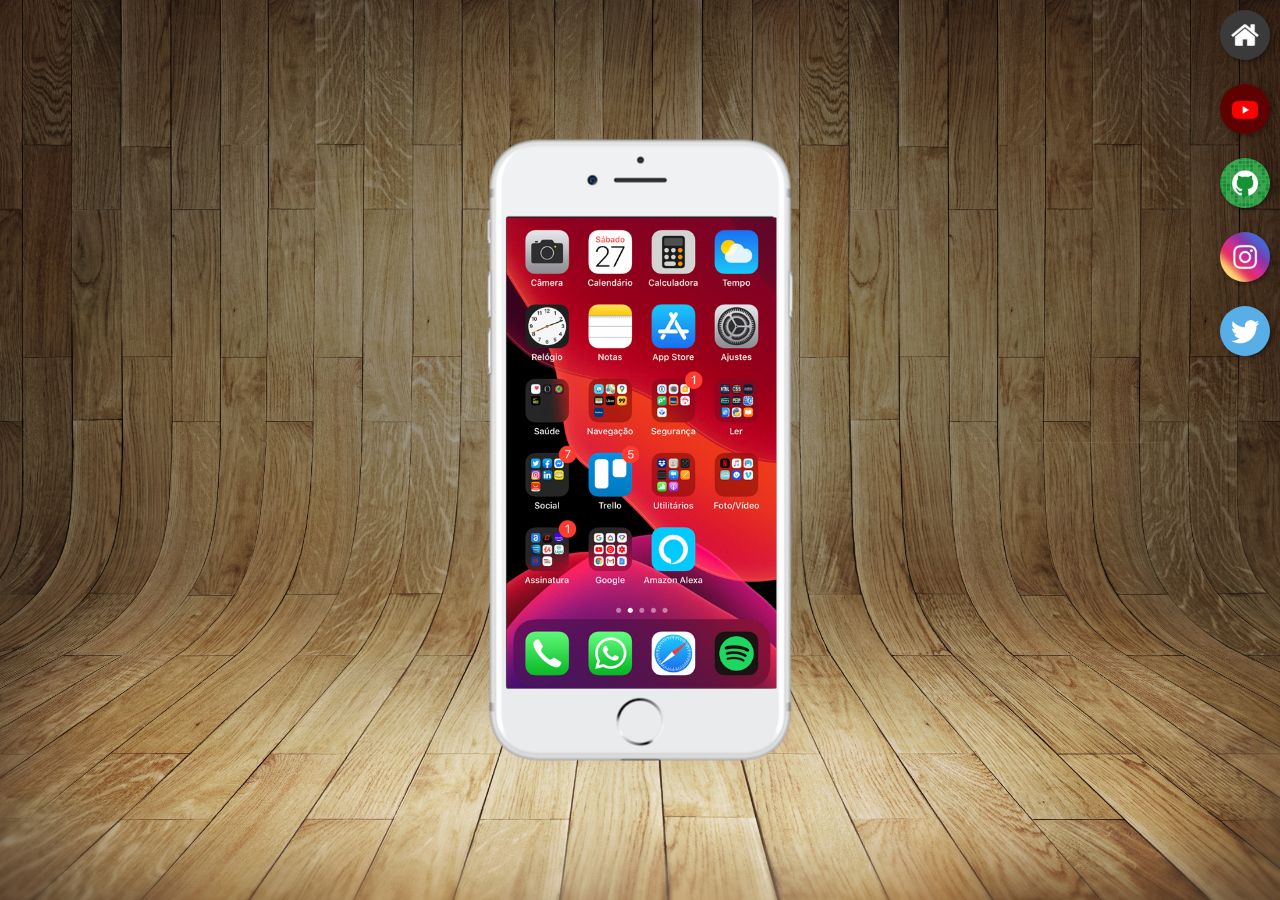
<file: index.html>
<!DOCTYPE html>
<html lang="pt-br">
<head>
    <meta charset="UTF-8">
    <meta name="viewport" content="width=device-width, initial-scale=1.0">
    <title>Redes Sociais </title>
    <link rel="stylesheet" href="estilos/style.css">
    <link rel="shortcut icon" href="favicon.ico" type="image/x-icon">
</head>
<body>
    <main>
        <section id="mobile">
            <iframe src="home.html" name="tela" id="tela" frameborder="0"></iframe>
        </section>
        
        <section id="redes-sociais">
            <a href="home.html" target="tela"><img src="imagens/logo-home.jpg" alt="home"></a> <br>
            <a href="youtube.html" target="tela"><img src="imagens/logo-youtube.jpg" alt="youtube"></a> <br>
            <a href="git.html" target="tela"><img src="imagens/logo-github.jpg" alt="github"></a> <br>
            <a href="instagram.html" target="tela"><img src="imagens/logo-instagram.jpg" alt="instagram"></a> <br>
            <a href="twitter.html" target="tela"><img src="imagens/logo-twitter.jpg" alt="twiter"></a> <br>
           
        </section>
    </main>
</body>
</html>
</file>
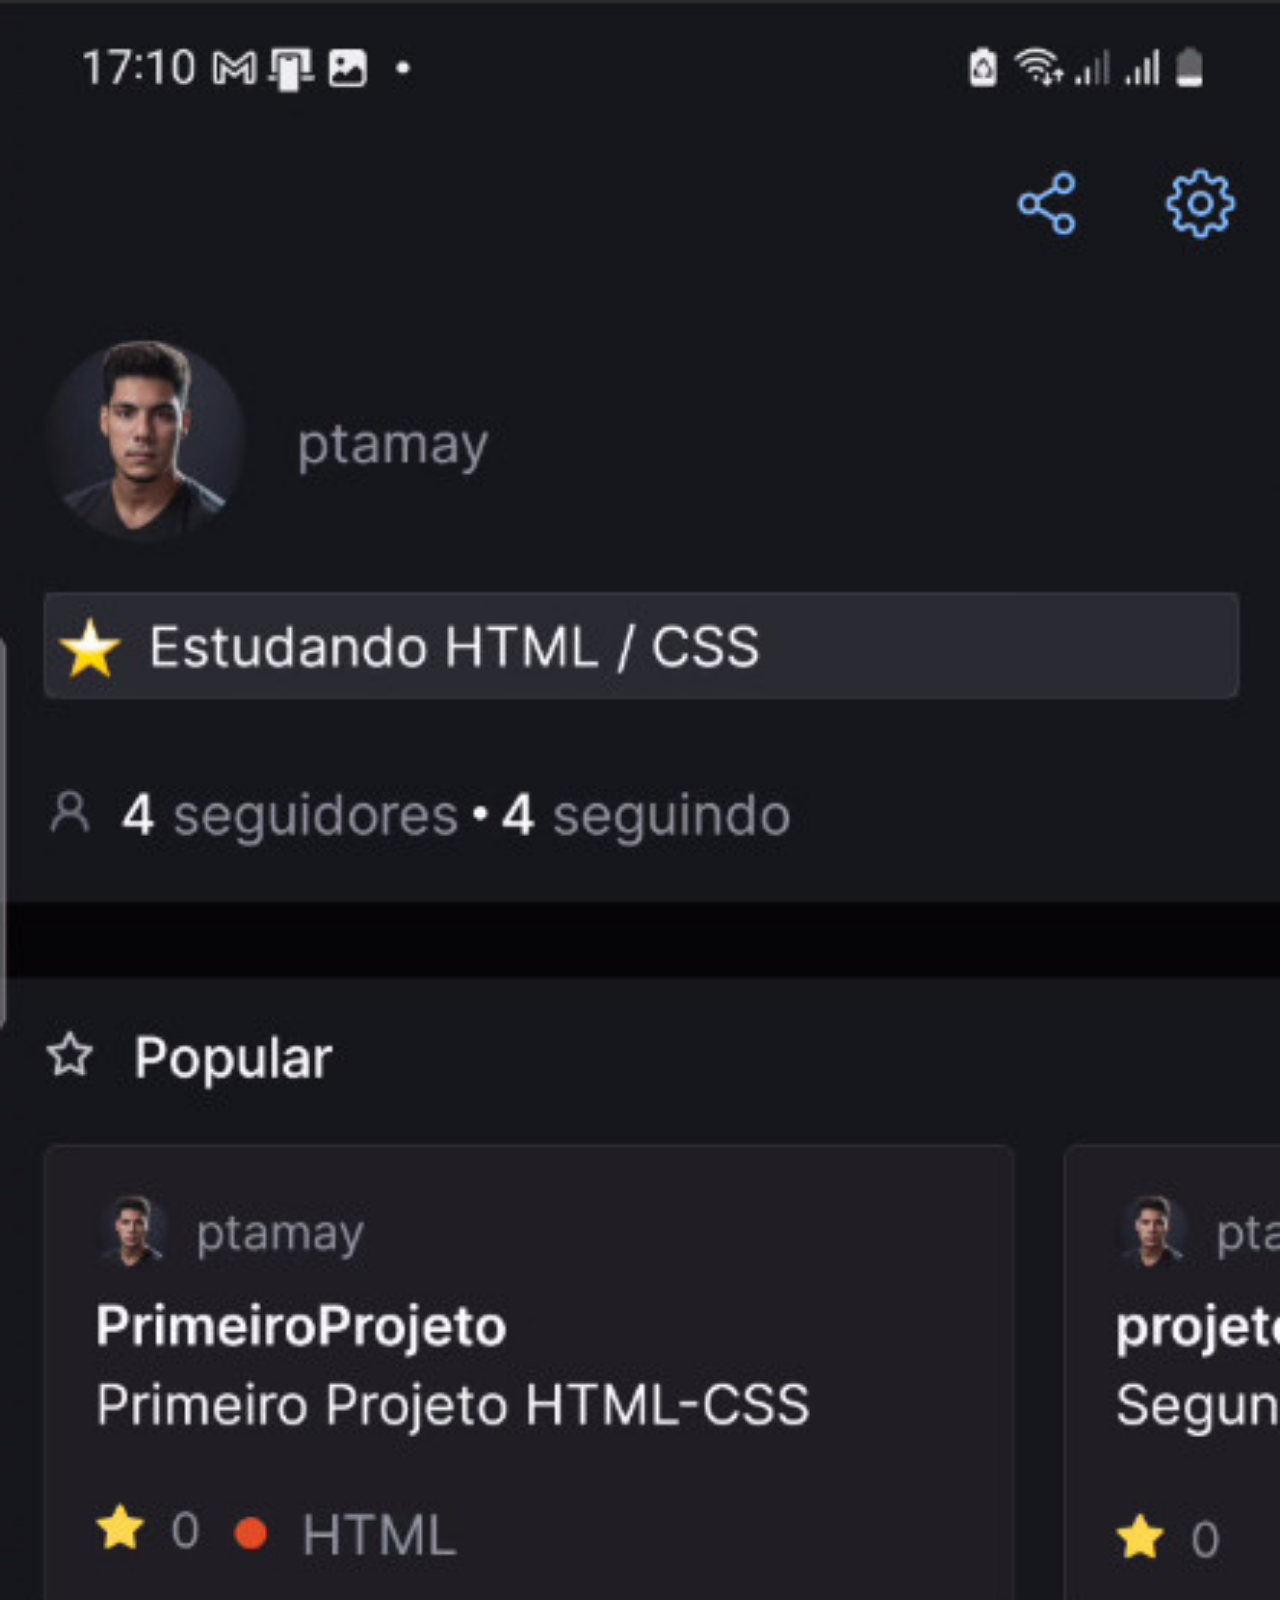
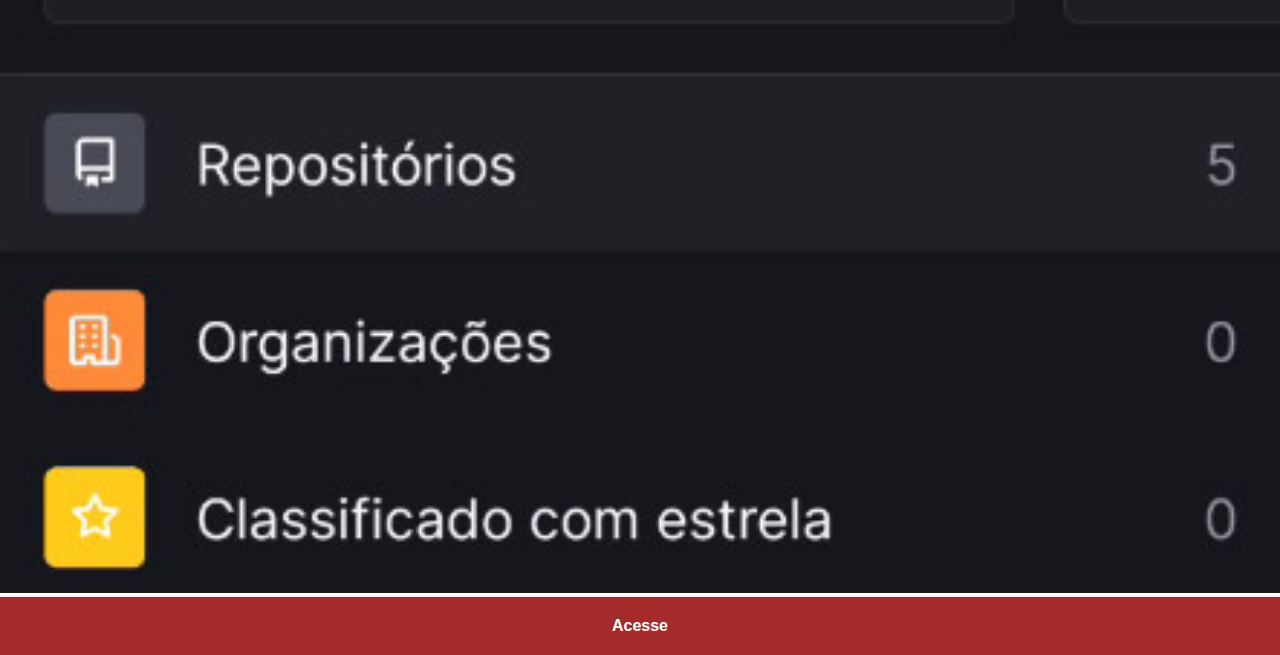
<file: git.html>
<!DOCTYPE html>
<html lang="Pt-BR">
<head>
    <meta charset="UTF-8">
    <meta name="viewport" content="width=device-width, initial-scale=1.0">
    <title>Github</title>
</head>

<style>
    
    * {
        margin: 0px;
        padding: 0px;
        font-family: Arial, Helvetica, sans-serif;
    }

    ::-webkit-scrollbar {
        width: 0px;
        height: 0px;
    }

    img {
        width: 100vw;
    }

    a{
        display: block;
        background-color: brown;
        text-align: center;
        color: azure;
        font-weight: bold;
        padding: 20px;
        text-decoration: none;
        
        
    
    }

    a:hover {
        background-color: rgb(223, 64, 64);
    }
</style>

<body>
    <img src="imagens/git.jpg" alt="Github">
    <a href="https://github.com/ptamay" target="_blank">Acesse</a>
    
</body>
</html>
</file>
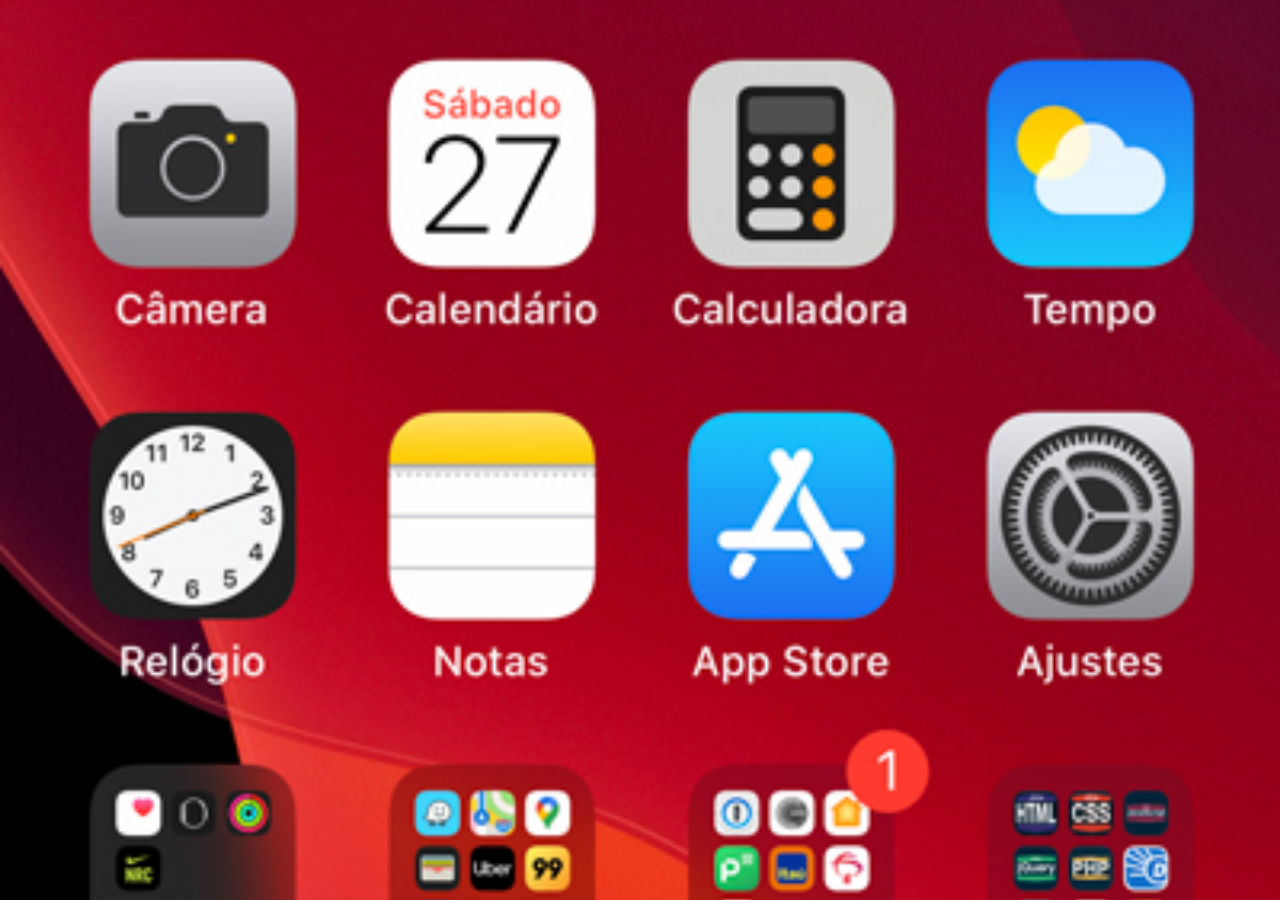
<file: home.html>
<!DOCTYPE html>
<html lang="Pt-BR">
<head>
    <meta charset="UTF-8">
    <meta name="viewport" content="width=device-width, initial-scale=1.0">
    <title>Home</title>
</head>

<style>
    * {
        margin: 0px;
        padding: 0px;
    }

    body {
        width: 100vw;
        height: 100vh;
        background: black url(imagens/tela-home.jpg) no-repeat top center;
        background-size: cover;
    }
</style>

<body>

    
</body>
</html>
</file>
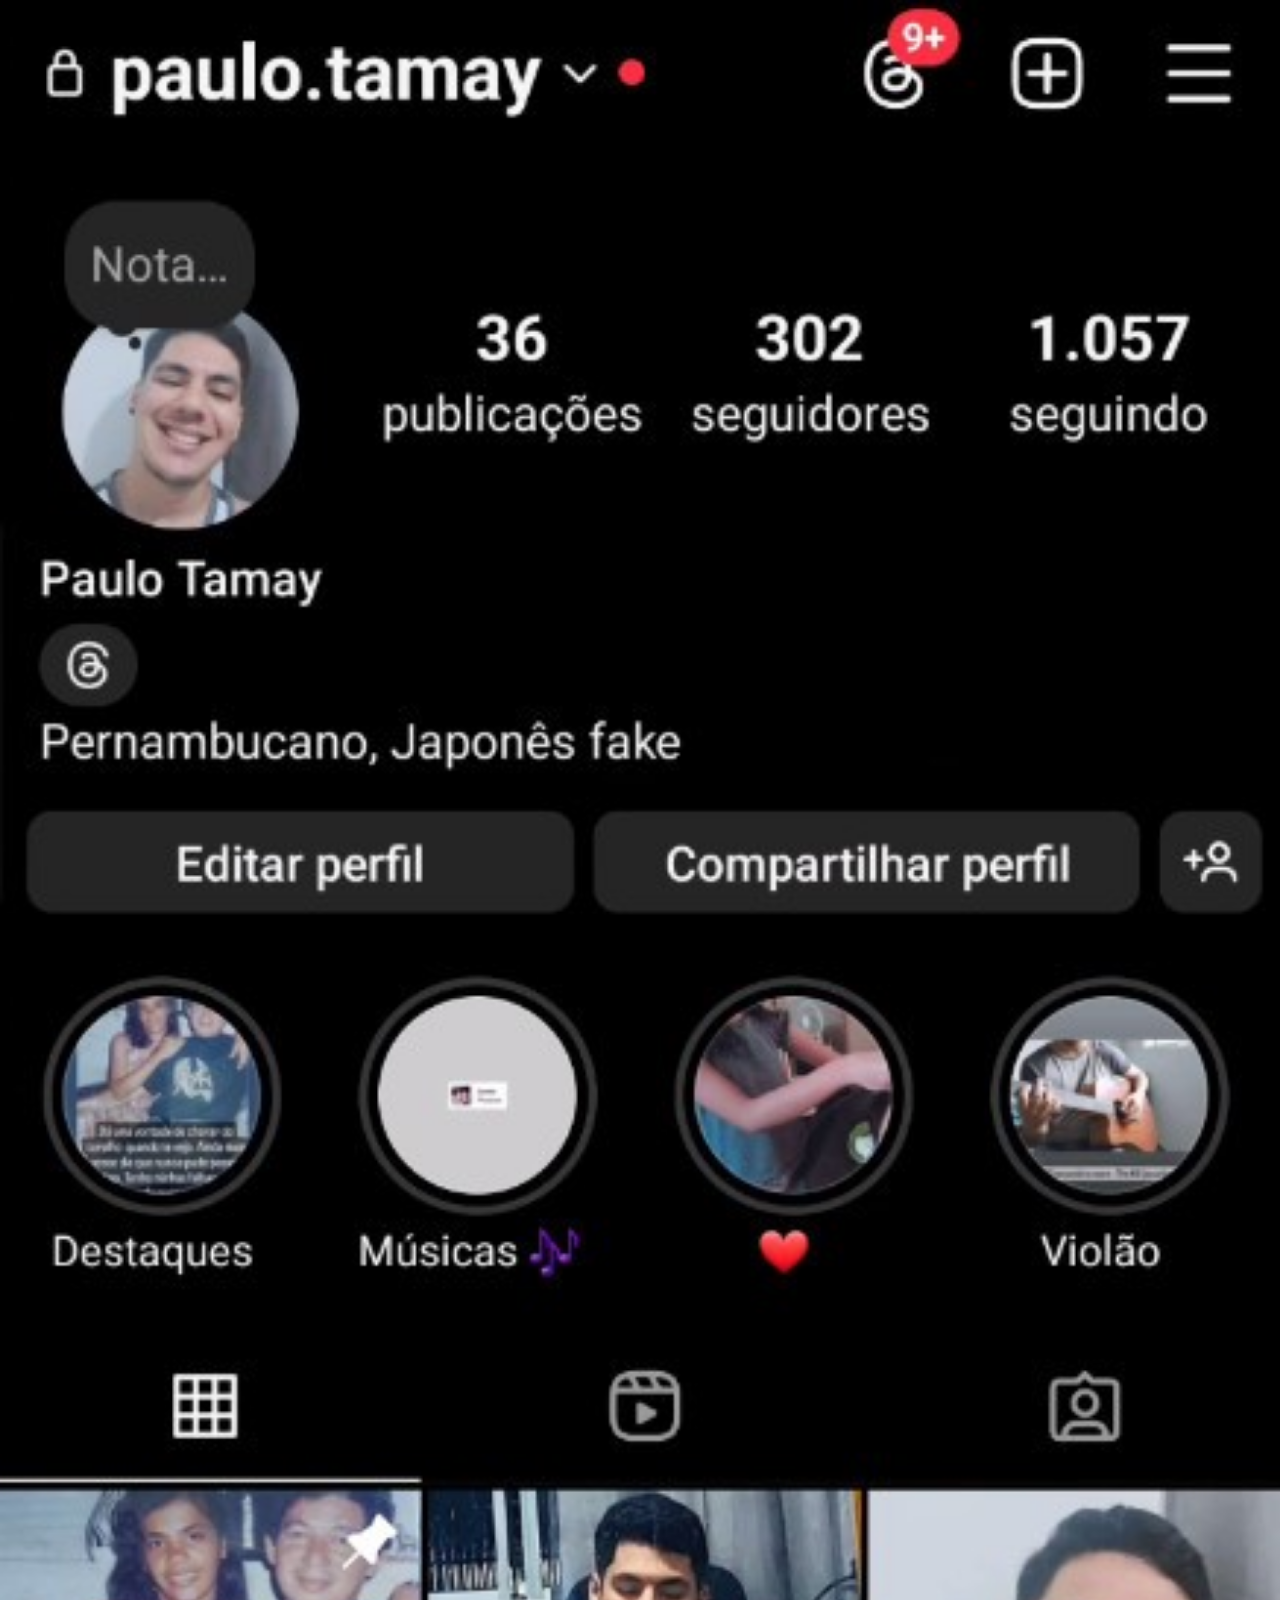
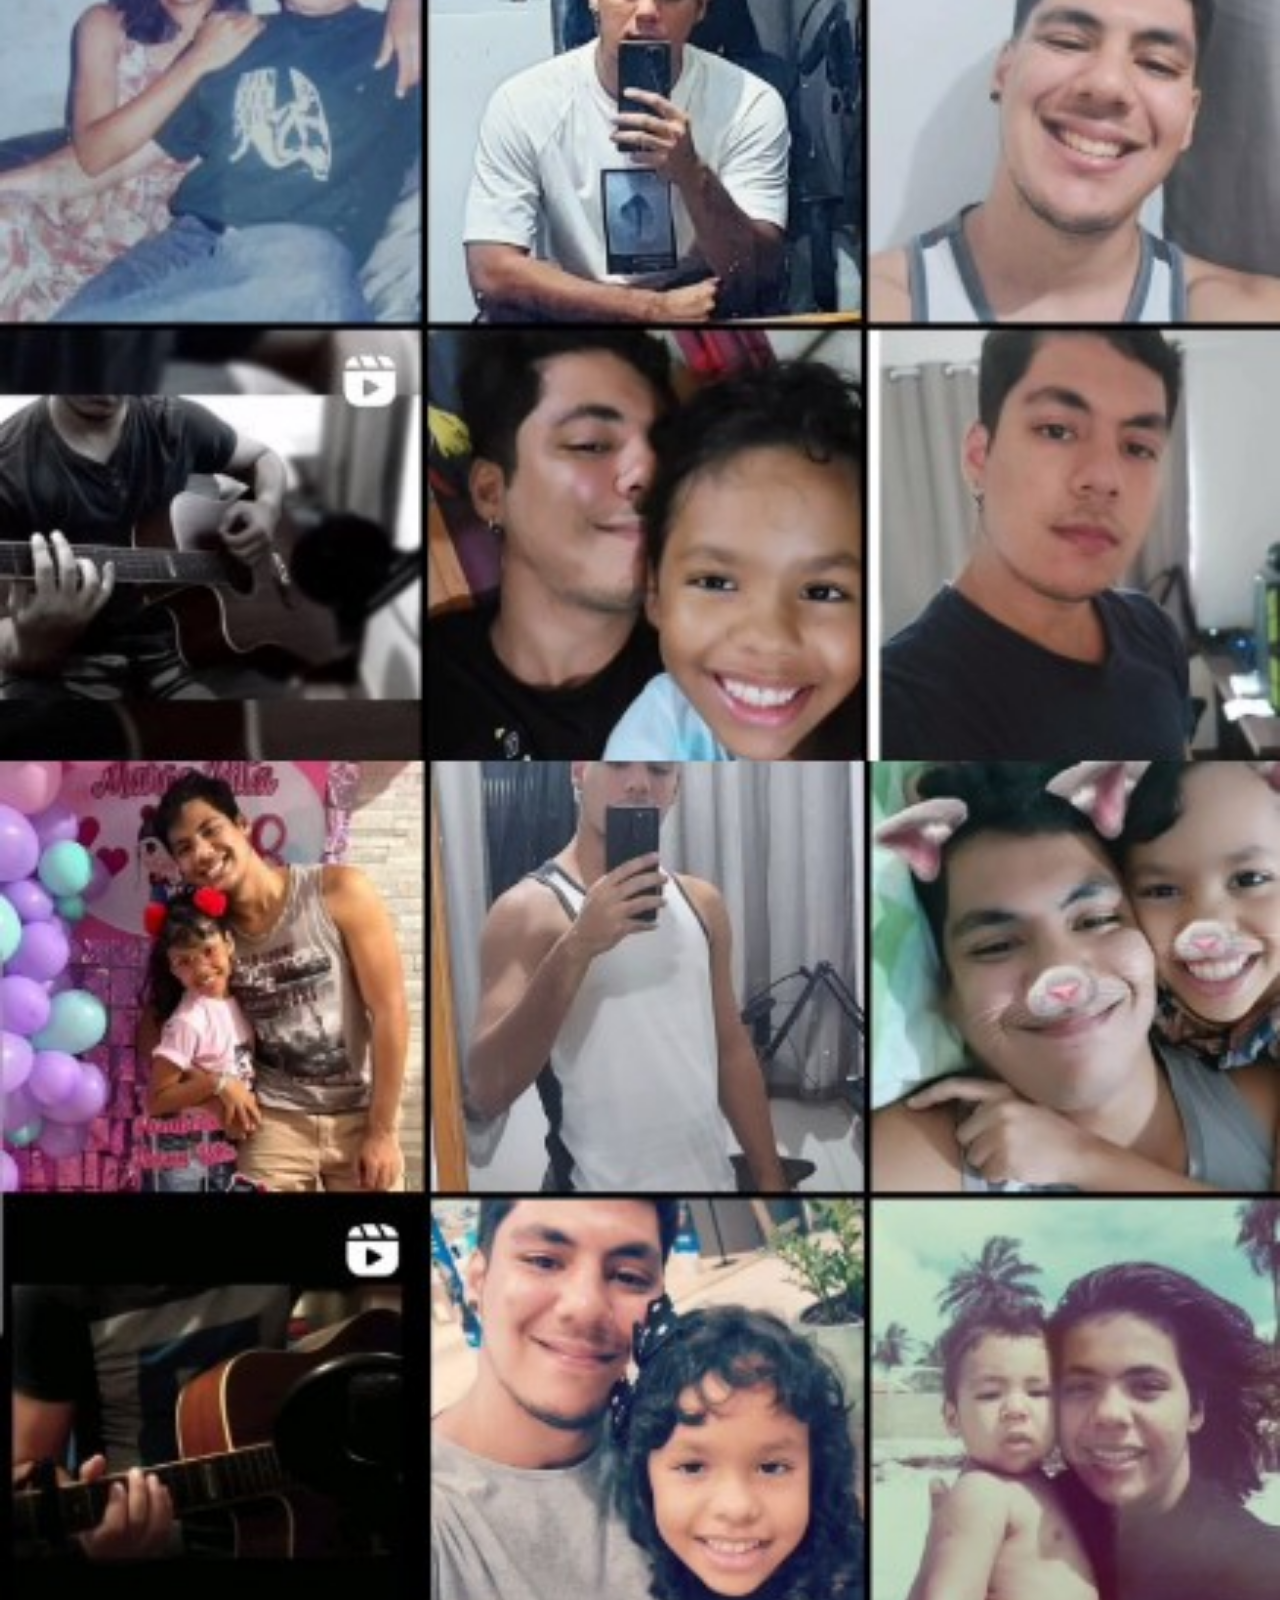
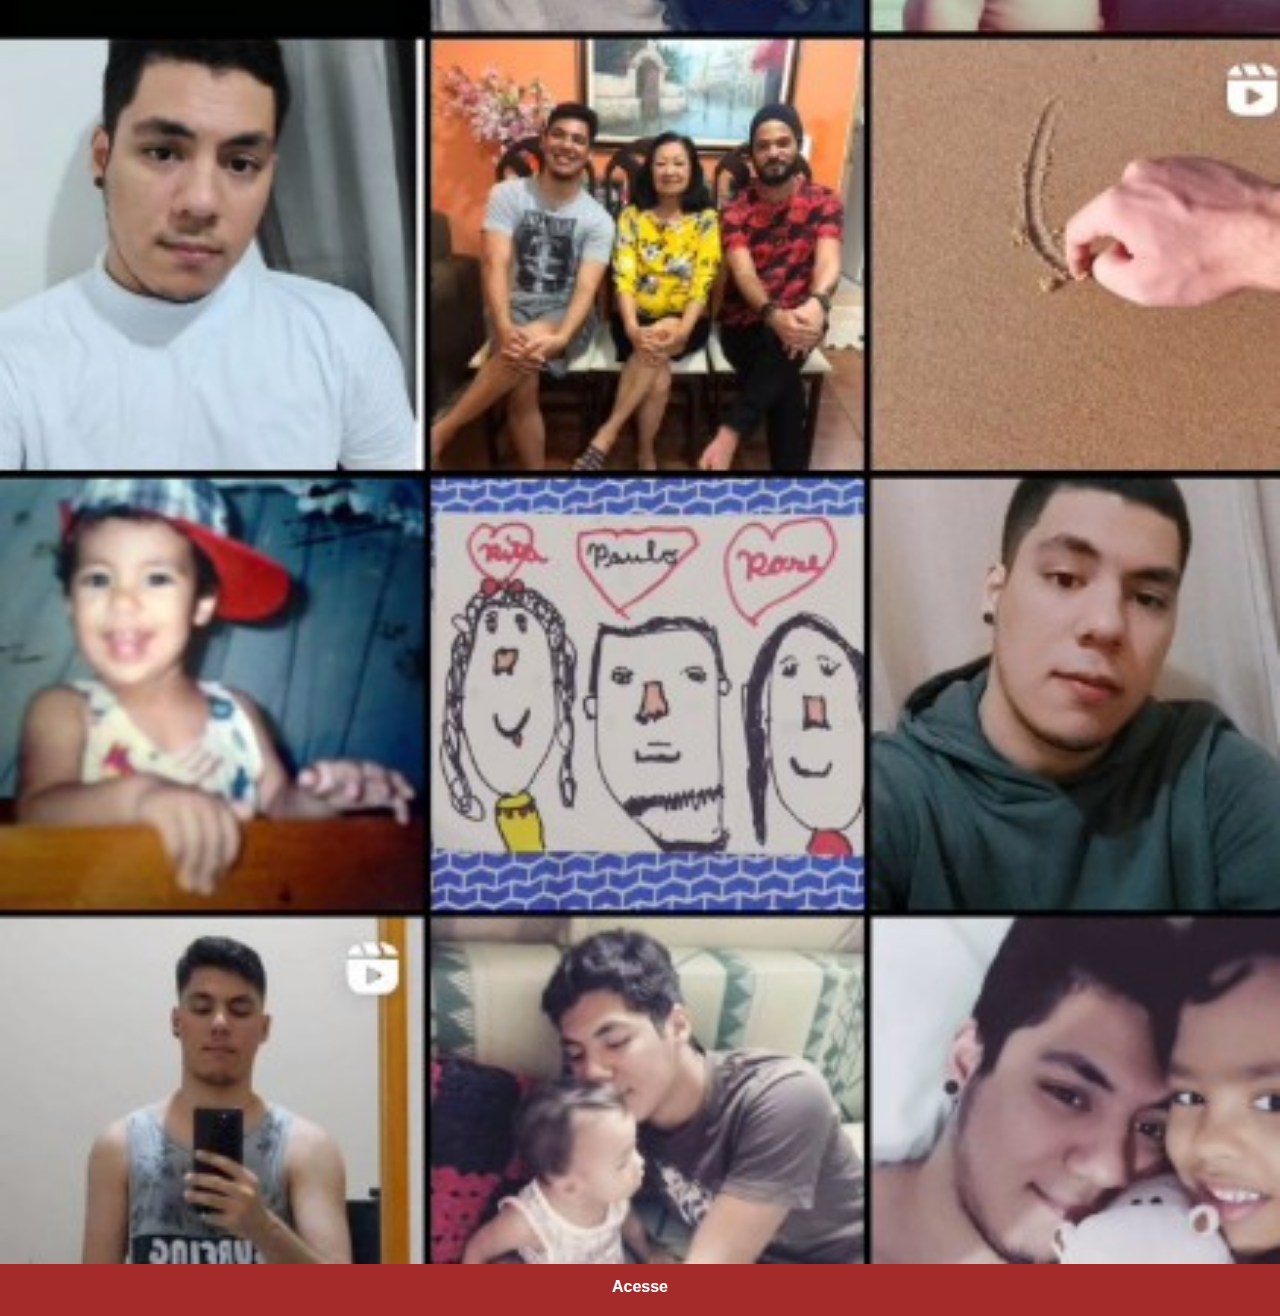
<file: instagram.html>
<!DOCTYPE html>
<html lang="Pt-BR">
<head>
    <meta charset="UTF-8">
    <meta name="viewport" content="width=device-width, initial-scale=1.0">
    <title>Instagram</title>
</head>

<style>
    
    * {
        margin: 0px;
        padding: 0px;
        font-family: Arial, Helvetica, sans-serif;
    }

    ::-webkit-scrollbar {
        width: 0px;
        height: 0px;
    }

    img {
        width: 100vw;
    }

    a{
        display: block;
        background-color: brown;
        text-align: center;
        color: azure;
        font-weight: bold;
        padding: 20px;
        text-decoration: none;
        margin-top: -10px;
        
    
    }
</style>

<body>
    <img src="imagens/tela-instagram.jpg" alt="Youtube">
    <a href="https://instagram.com/paulo.tamay" target="_blank">Acesse</a>
    
</body>
</html>
</file>
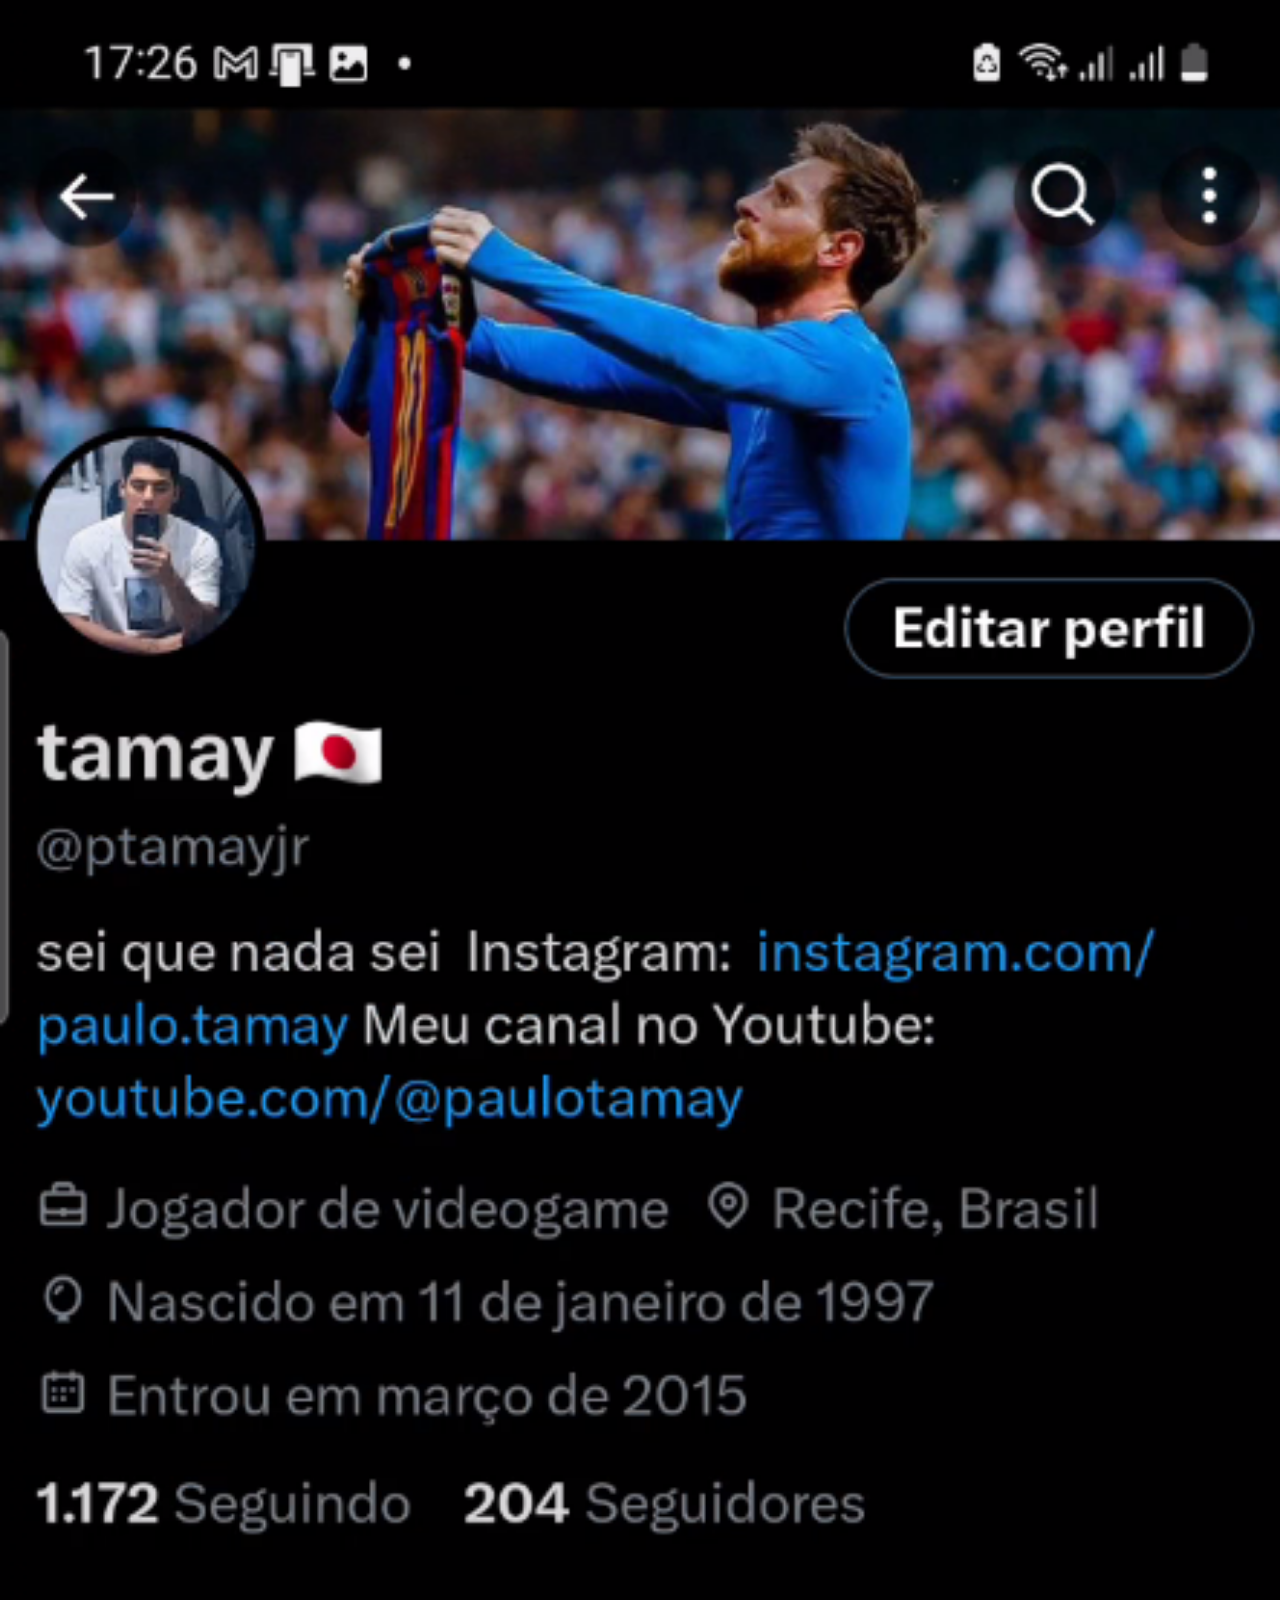
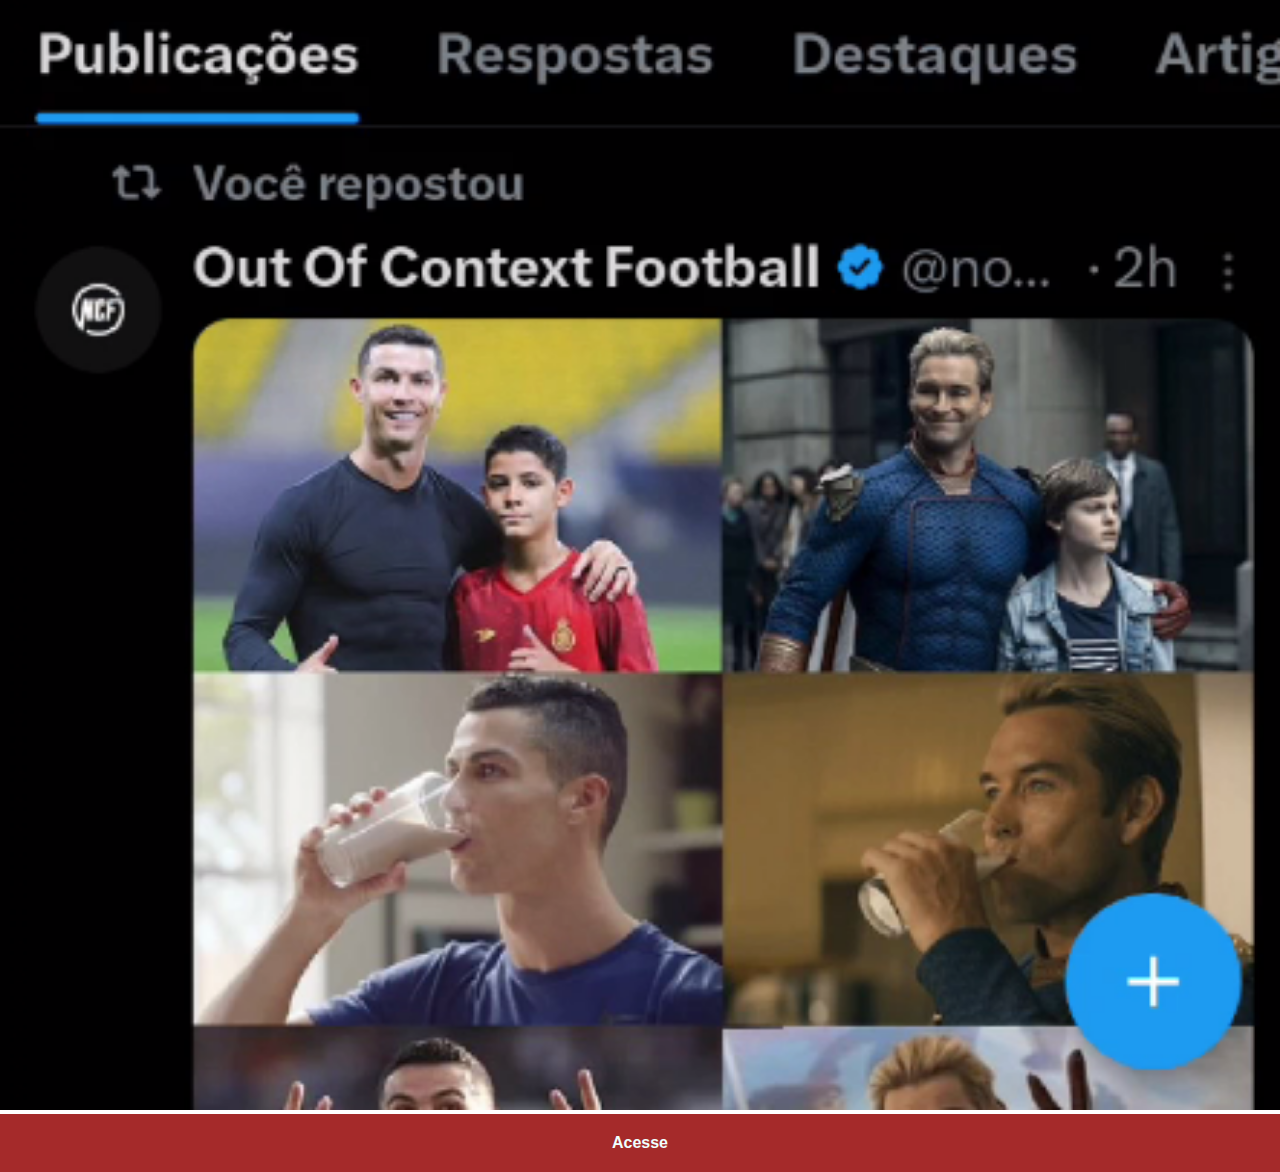
<file: twitter.html>
<!DOCTYPE html>
<html lang="Pt-BR">
<head>
    <meta charset="UTF-8">
    <meta name="viewport" content="width=device-width, initial-scale=1.0">
    <title>Youtube</title>
</head>

<style>
    
    * {
        margin: 0px;
        padding: 0px;
        font-family: Arial, Helvetica, sans-serif;
    }

    ::-webkit-scrollbar {
        width: 0px;
        height: 0px;
    }

    img {
        width: 100vw;
    }

    a{
        display: block;
        background-color: brown;
        text-align: center;
        color: azure;
        font-weight: bold;
        padding: 20px;
        text-decoration: none;
    }

    a:hover {
        background-color: rgb(223, 64, 64);
    }
</style>

<body>
    <img src="imagens/tela-twitter.png" alt="Youtube">
    <a href="https://x.com/ptamayjr" target="_blank">Acesse</a>
    
</body>
</html>
</file>
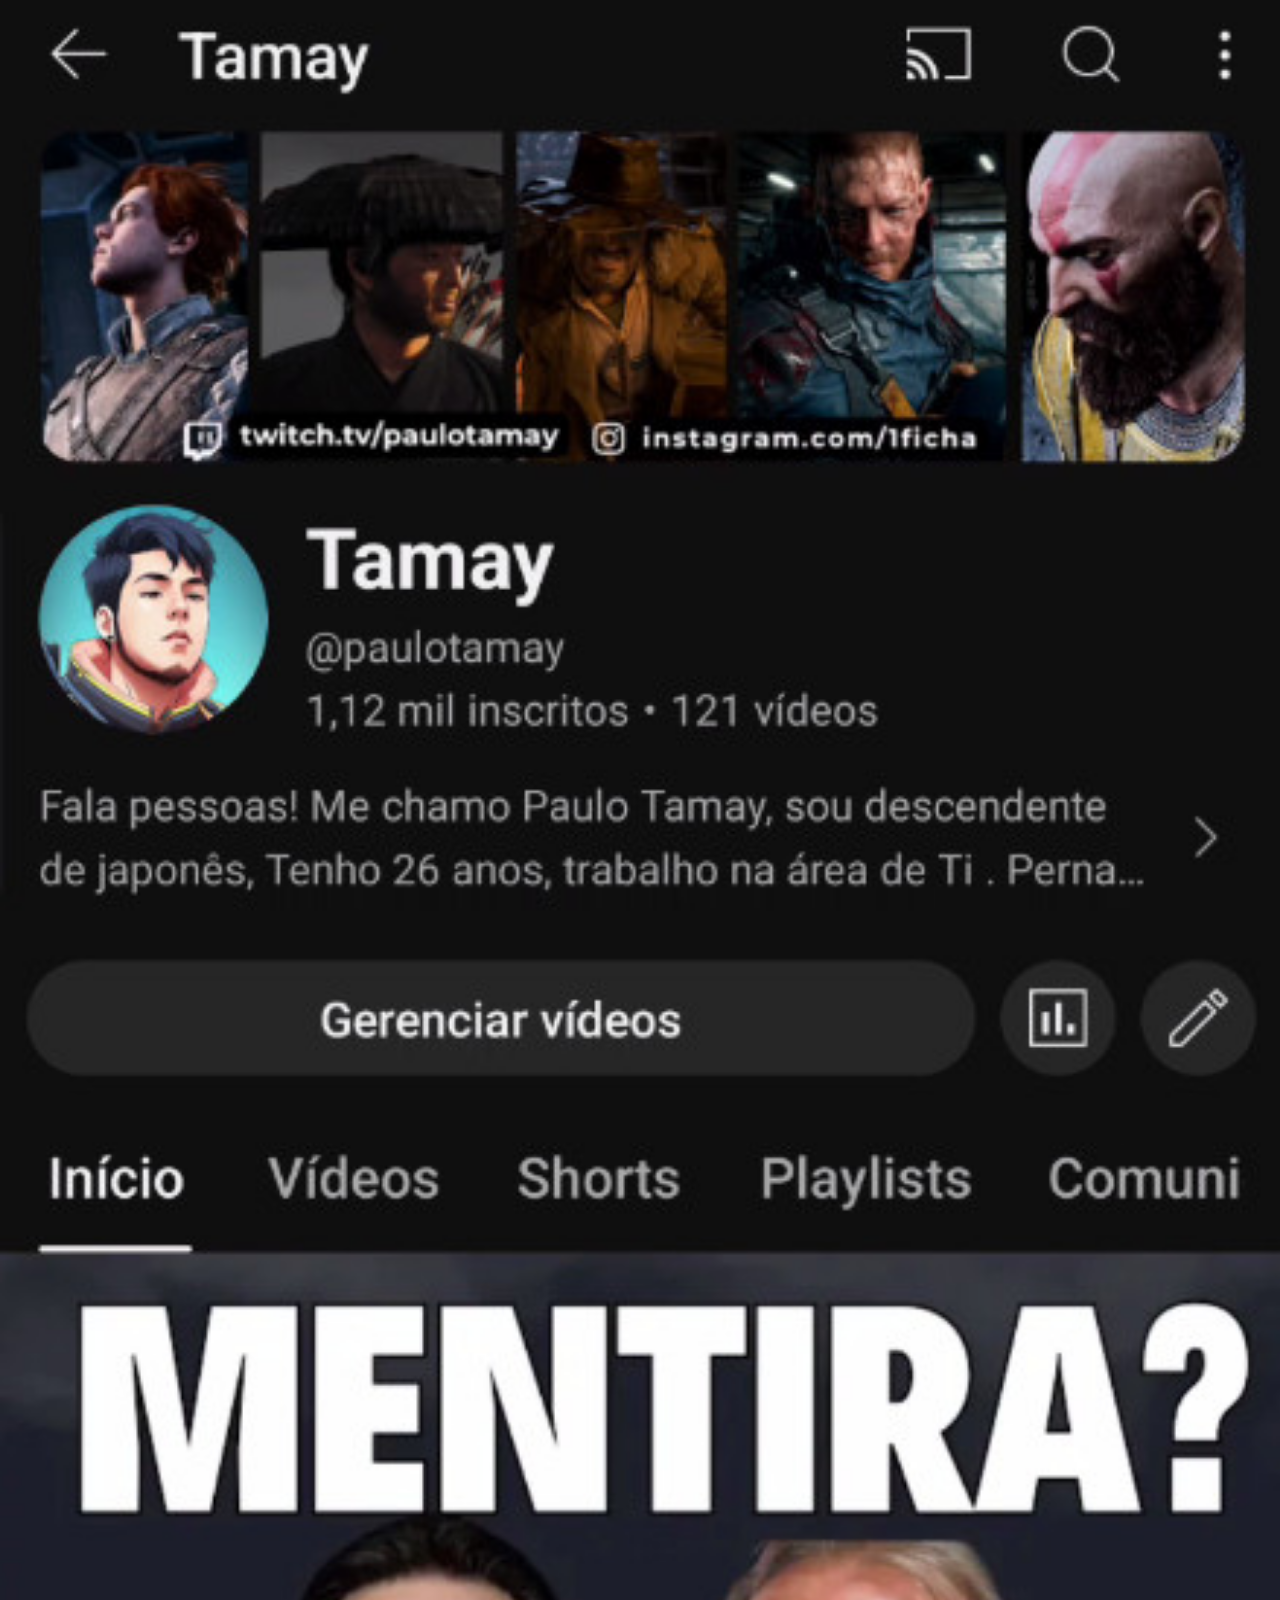
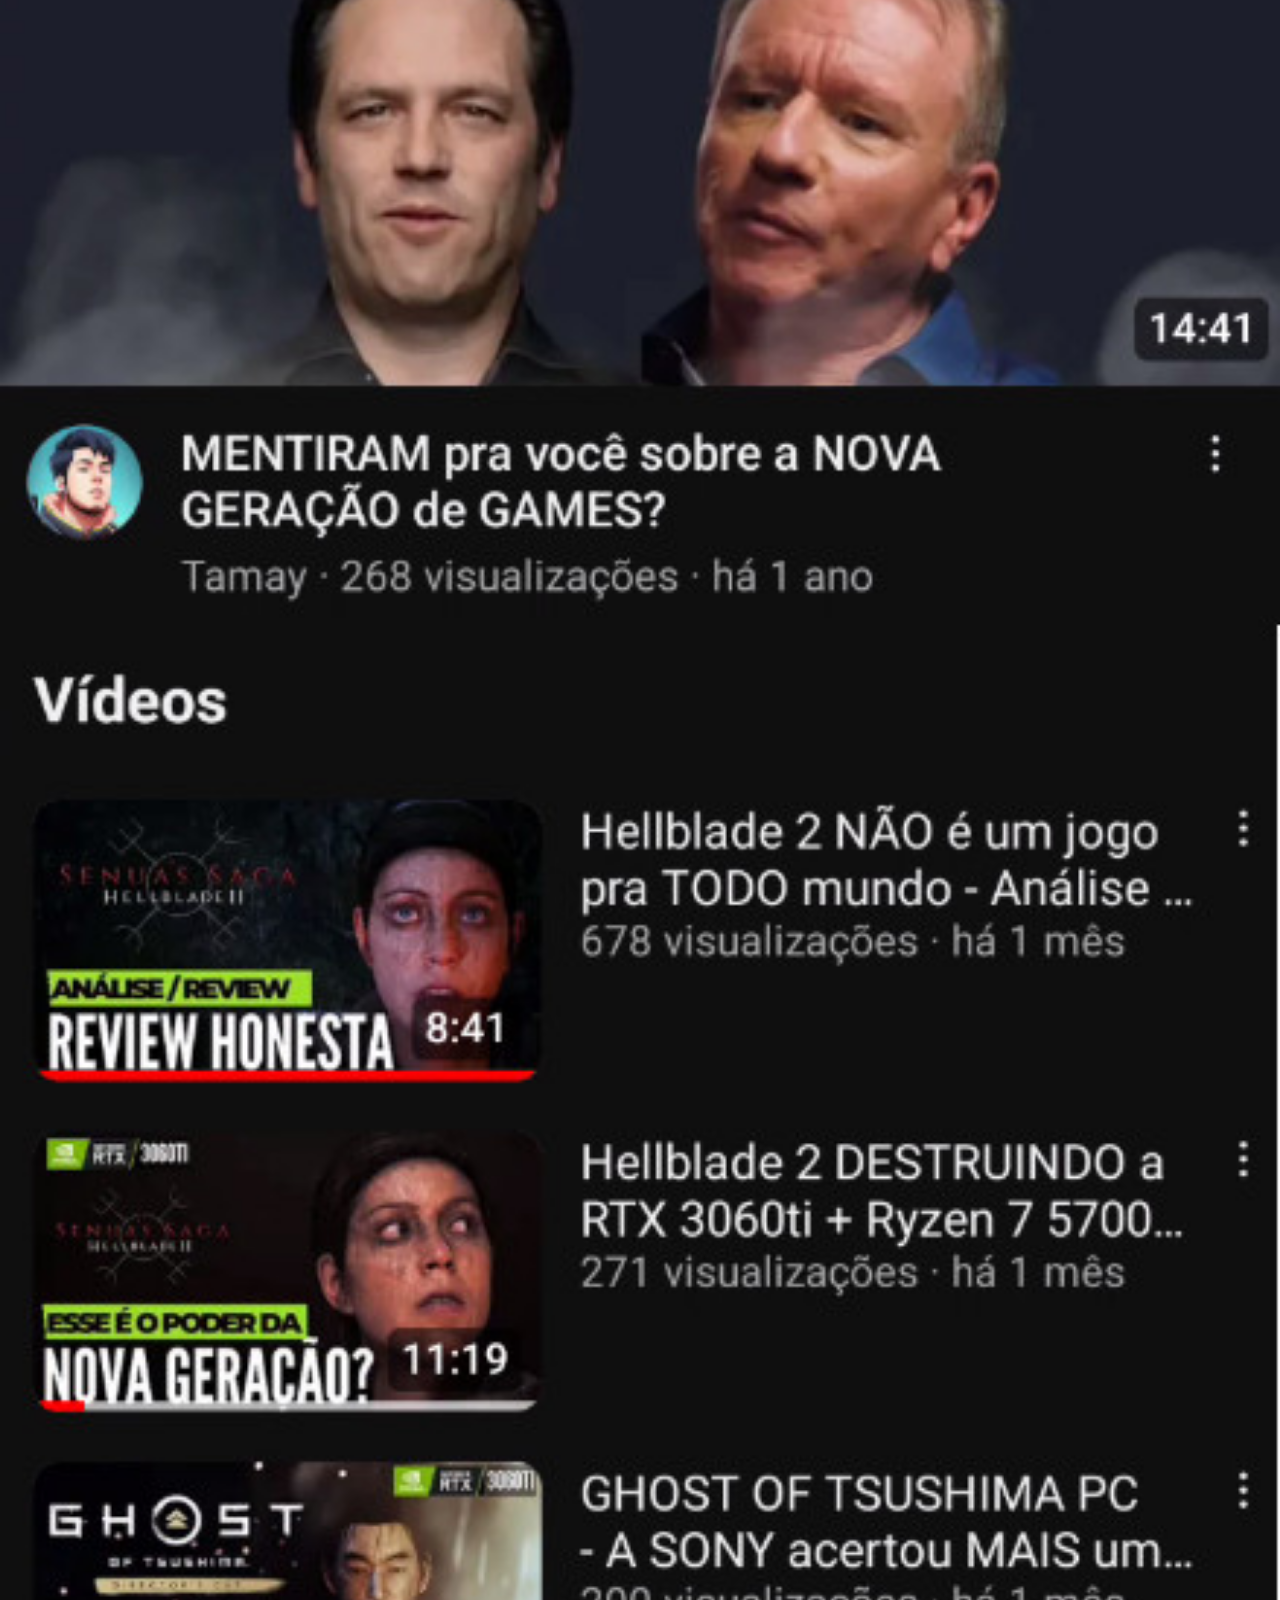
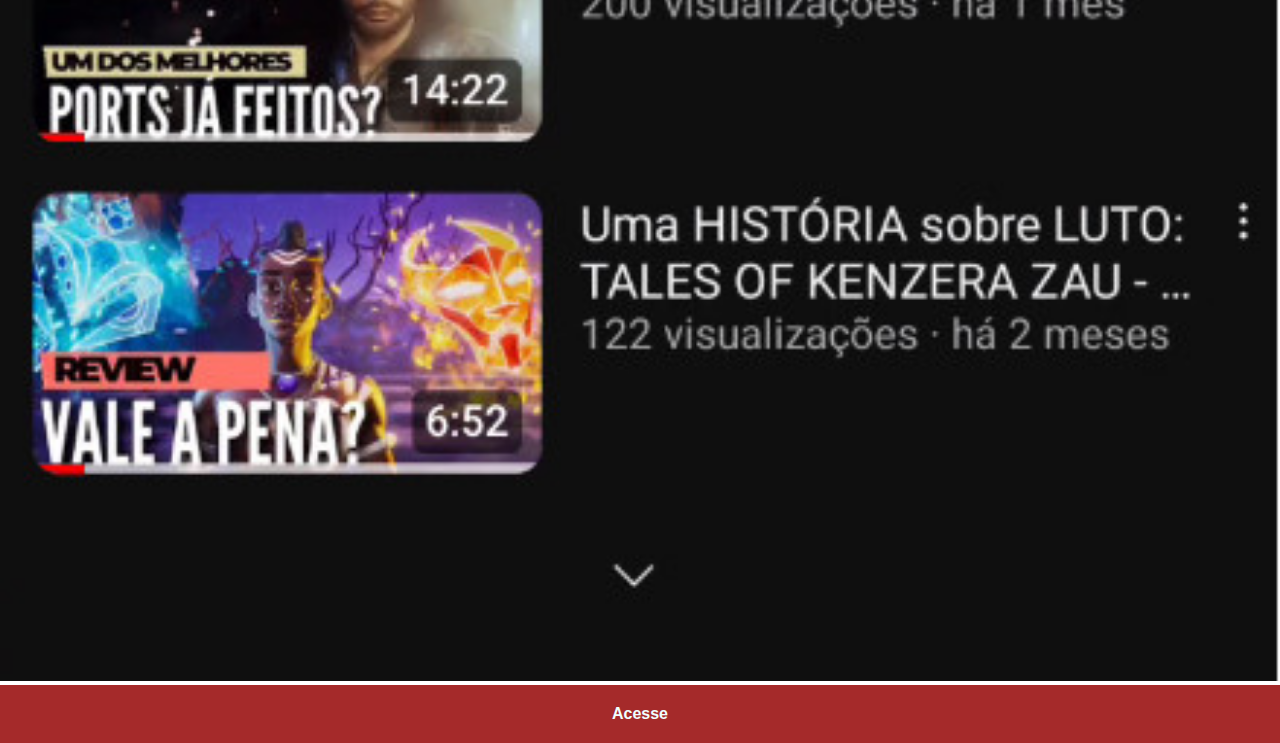
<file: youtube.html>
<!DOCTYPE html>
<html lang="Pt-BR">
<head>
    <meta charset="UTF-8">
    <meta name="viewport" content="width=device-width, initial-scale=1.0">
    <title>Youtube</title>
</head>

<style>
    
    * {
        margin: 0px;
        padding: 0px;
        font-family: Arial, Helvetica, sans-serif;
    }

    ::-webkit-scrollbar {
        width: 0px;
        height: 0px;
    }

    img {
        width: 100vw;
    }

    a{
        display: block;
        background-color: brown;
        text-align: center;
        color: azure;
        font-weight: bold;
        padding: 20px;
        text-decoration: none;
        
    
    }

    a:hover {
        background-color: rgb(223, 64, 64);
    }
</style>

<body>
    <img src="imagens/tela-youtube.jpg" alt="Youtube">
    <a href="https://www.youtube.com/@paulotamay/featured" target="_blank">Acesse</a>
    
</body>
</html>
</file>
<file: estilos/style.css>
@charset "UTF-8";


*{
    margin: 0px;
    padding: 0px;
    font-family: Arial, Helvetica, sans-serif;
}

html, body {
    background-color: whitesmoke;
    height: 100vh;
    width: 100vw;

}

body {
    background-image: url(../imagens/fundo-madeira.jpg);
    background-attachment: fixed;
    background-size: cover;
    background-repeat: no-repeat;
}

main {
    position: relative;
    height: 100vh;

}

section#mobile {
    position: absolute;
    width: 311px;
    height: 627px;
    top: 50%;
    left: 50%;
    transform: translate(-50%,-50%);
    background-image: url(../imagens/frame-iphone.png);
    background-repeat: no-repeat;
}

iframe#tela {
    position: relative;
    top: 81px;
    left: 22px;
    height: 471px;
    width: 270px ;
}

section#redes-sociais {
    text-align: right;
}

section#redes-sociais img {
    width: 50px;
    margin: 10px;
    border-radius: 50%;
    box-shadow: 2px 2px 5px rgba(0, 0, 0, 0.400);
    box-sizing: border-box;
}

section#redes-sociais img:hover {
    border: 2px solid rgba(255, 255, 255, 0.6);
    transform: translate(-3px,-3px);
    box-shadow: 5px 5px 10px rgba(0, 0, 0, 0.600) ;
}
</file>
